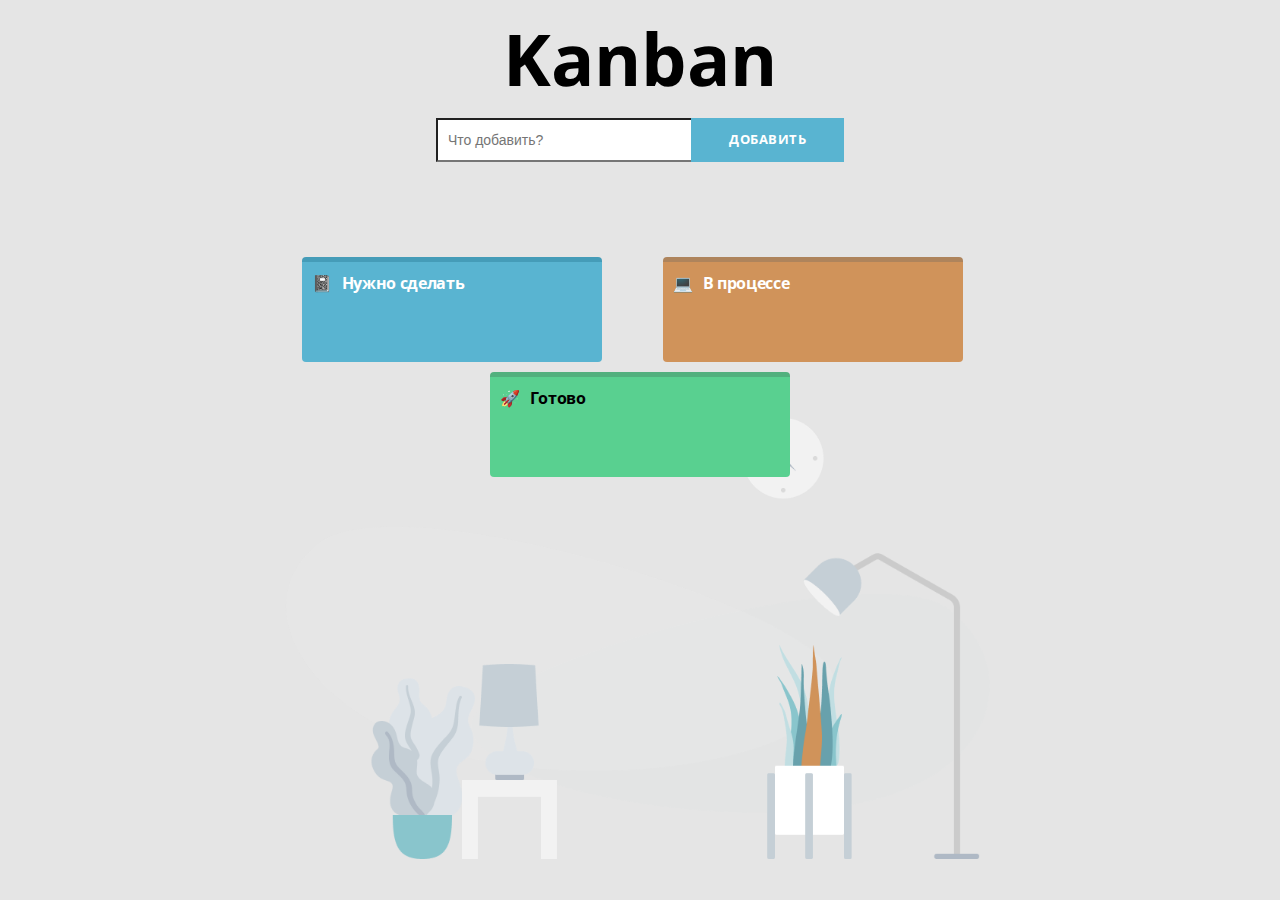
<file: Kanban_Dash/index.html>
<!DOCTYPE html>
<html lang="ru">
  <head>
    <meta charset="UTF-8" />
    <meta http-equiv="X-UA-Compatible" content="IE=edge" />
    <meta name="viewport" content="width=device-width, initial-scale=1.0" />
    <link rel="stylesheet" href="style.css" />
    <link rel="stylesheet" href="./modal/modal.css" />
    <title>Kanban</title>
  </head>
  <body>
    <main class="container">
      <h1>Kanban</h1>
      <div class="form">
        <input
          type="text"
          class="input"
          id="input-form"
          placeholder="Что добавить?"
        />
        <button type="submit" id="add-btn">Добавить</button>
      </div>
      <div class="main-content">
        <div class="main-content__card todo">
          <p class="main-content__title">
            &#128211;<span class="title-white">Нужно сделать</span>
          </p>
          <!-- Место для дел -->
          <div id="main-todo"></div>
        </div>
        <div class="main-content__card inprocess">
          <p class="main-content__title">
            &#128187;<span class="title-white">В процессе</span>
          </p>
          <!-- Место для дел -->
          <div id="main-inprocess"></div>
        </div>
        <div class="main-content__card done">
          <p class="main-content__title">
            &#128640;<span class="title-black">Готово</span>
          </p>
          <!-- Место для дел -->
          <div id="main-done"></div>
        </div>
      </div>
    </main>

    <div class="modalWrapper">
      <div class="backBlack"></div>
      <div class="modalContent">
        <div class="inside_block">
          <div class="content">
            <img src="modal/no_text.gif" alt="" />
          </div>
          <div class="button">
            <button type="submit" id="agree">Понятно</button>
          </div>
        </div>
      </div>
    </div>
    <script src="getTime/getTime.js"></script>
    <script src="modal/modal.js"></script>
    <script src="main.js"></script>
  </body>
</html>
</file>
<file: Kanban_Dash/style.css>
@import url("https://fonts.googleapis.com/css2?family=Open+Sans+Condensed:wght@300;700&family=Open+Sans:ital,wght@0,400;0,700;1,300&display=swap");
* {
  margin: 0;
  padding: 0;
}
body {
  background-color: #e5e5e5;
  font-family: "Open Sans";
}
h1 {
  padding: 10px 0;
  text-align: center;
  font-size: 72px;
  line-height: 136%;
}
.container {
  width: 60vw;
  margin: 0 auto;
  min-height: 100vh;
  background: url(img/Home.png) bottom no-repeat;
  background-size: contain;
}
.form {
  display: flex;
  justify-content: center;
  margin-bottom: 100px;
}
.input {
  min-width: 150px;
  width: 19vw;
  height: 40px;
  border-right: none;
  font-size: 14px;
  padding: 0 5px;
}
.input:focus {
  outline: 0;
  background-color: rgb(238, 244, 247);
}
.input::placeholder {
  padding: 5px;
  font-size: 14px;
}
#add-btn {
  background-color: #59b4d1;
  color: white;
  padding: 11px 36px;
  text-transform: uppercase;
  font-family: "Open Sans";
  font-weight: bold;
  font-size: 13px;
  line-height: 138%;
  letter-spacing: 0.5px;
  border: 2px #59b4d1 solid;
}
#add-btn:hover {
  border: 2px #1ea5ce solid;
  cursor: pointer;
}
.main-content {
  display: flex;
  flex: 1 1 33.333%;
  justify-content: space-between;
  flex-wrap: wrap;
}
.main-content__card {
  width: 18vmax;
  min-width: 300px;
  min-height: 100px;
  border-radius: 0px 0px 4px 4px;
  position: relative;
  margin-bottom: 15px;
}
.main-content__card:not(:last-child) {
  margin-right: 15px;
}
.main-content__card::before {
  content: "";
  position: absolute;
  border-radius: 4px 4px 0px 0px;
  top: -5px;
  left: 0;
  height: 5px;
  width: 100%;
}
.todo {
  height: 100%;
  background-color: #59b4d1;
}
.todo::before {
  background: rgba(29, 138, 172, 0.8);
}
.inprocess {
  height: 100%;
  background-color: #d0935a;
}
.inprocess::before {
  background: rgba(160, 107, 57, 0.8);
}
.done {
  height: 100%;
  background-color: #59d090;
}
.done::before {
  background: rgba(45, 163, 100, 0.8);
}
.main-content__title {
  padding: 10px 0 10px 10px;

  font-size: 18px;
  line-height: 138%;
  letter-spacing: -0.02em;
}
.main-content__title span {
  margin-left: 10px;
}
.title-white {
  color: #fff;
  font-weight: 700;
}
.title-black {
  color: black;
  font-weight: 700;
}
.main-content__inside {
  position: relative;
  margin: 0px auto 10px auto;
  background-color: #fff;
  max-width: 95%;
  border-radius: 4px;
}
.inside__block {
  padding: 15px 10px 10px 10px;
}
.inside__text {
  font-family: "Open Sans";
  font-style: italic;
  font-size: 17px;
  font-weight: 300;
  color: #171717;
  letter-spacing: -0.02em;
  line-height: 150%;
  word-wrap: break-word;
}
.inside__time {
  margin-top: 10px;
  padding: 5px;
  font-size: 11px;
  line-height: 10px;
  letter-spacing: -0.02em;
  font-family: "Open Sans";
  font-weight: bold;
  border-radius: 2px;
  display: inline-block;
}
.newItem {
  opacity: 0;
  transition: 0.5s ease;
  animation: add 1s 1;
  animation-fill-mode: forwards;
  animation-delay: 0.5s;
}
.navigation {
  position: absolute;
  bottom: 3px;
  right: 10px;
  display: flex;
}
.go,
.pencil {
  margin-right: 3px;
}
.go,
.cancel,
.pencil {
  cursor: pointer;
  border: none;
  background-color: transparent;
  padding: 0;
}
textarea {
  width: 95%;
  height: auto;
  font-family: "Open Sans";
  font-style: italic;
  font-size: 17px;
  font-weight: 300;
  color: #171717;
  letter-spacing: -0.02em;
  line-height: 150%;
  word-wrap: break-word;
  border: none;
  resize: none;
  padding-left: 3px;
  position: relative;
}
.textarea__help {
  font-style: normal;
  position: absolute;
  bottom: 25px;
  left: 21%;
  font-size: 12px;
  font-weight: 400;
  color: rgb(17, 17, 17);
}
.textarea__help span {
  font-weight: bold;
  color: #0a2df5;
  cursor: pointer;
}
.textarea__help span:hover {
  color: rgba(214, 111, 15, 1);
}
@keyframes add {
  0% {
    opacity: 0;
  }
  100% {
    opacity: 1;
  }
}
@media screen and (min-width: 2000px) {
  .inside__text {
    font-size: 18px;
  }
  .inside__time {
    font-size: 12px;
  }
  .main-content__title {
    font-size: 18px;
  }
}
@media screen and (max-width: 1550px) {
  .main-content {
    display: flex;
    justify-content: space-evenly;
    flex-wrap: wrap;
  }
  .inside__text {
    font-size: 16px;
  }
  .inside__time {
    font-size: 10px;
  }
  .main-content__title {
    font-size: 16px;
  }
}
@media screen and (max-width: 1100px) {
  .main-content {
    display: flex;
    flex-direction: column;
    align-items: center;
  }
  .main-content__card:not(:last-child) {
    margin-right: 0;
  }
  .container {
    min-width: 300px;
  }
}
</file>
<file: Kanban_Dash/modal/modal.css>
* {
  margin: 0;
  padding: 0;
}
.modalWrapper {
  display: none;
  flex-direction: center;
  justify-content: center;
  align-items: center;
  position: absolute;
  top: 0;
  left: 0;
  width: 100%;
  height: 100%;
  background: rgba(0, 0, 0, 0.5);
  z-index: 20;
  opacity: 0;
  transition: 0.5s ease;
  animation: add 0.5s 1;
  animation-fill-mode: forwards;
}
.modalWrapper.active {
  display: flex;
}
.backBlack {
  position: absolute;
  top: 0;
  left: 0;
  width: 100%;
  height: 100%;
  z-index: 30;
}
.modalWrapper .modalContent {
  position: relative;
  background: #e5e5e5;
  padding: 20px 10px 30px;
  width: 100%;
  min-width: 300px;
  max-width: 600px;
  z-index: 40;
  border-radius: 15px;
}
.inside_block {
  padding: 15px;
}
.content {
  display: flex;
  align-items: center;
}
.inside_block img {
  display: block;
  width: 100%;
}
/* .text {
  text-align: center;
  font-size: 25px;
  font-weight: bold;
} */
.button {
  margin-top: 25px;
  text-align: center;
}
#agree {
  padding: 11px 36px;
  font-size: 25px;
  font-weight: bold;
  background-color: #59b4d1;
  color: white;
  border: 2px #59b4d1 solid;
}
#agree:hover {
  border: 2px #1ea5ce solid;
  cursor: pointer;
}
@keyframes add {
  0% {
    opacity: 0;
  }
  100% {
    opacity: 1;
  }
}
</file>
